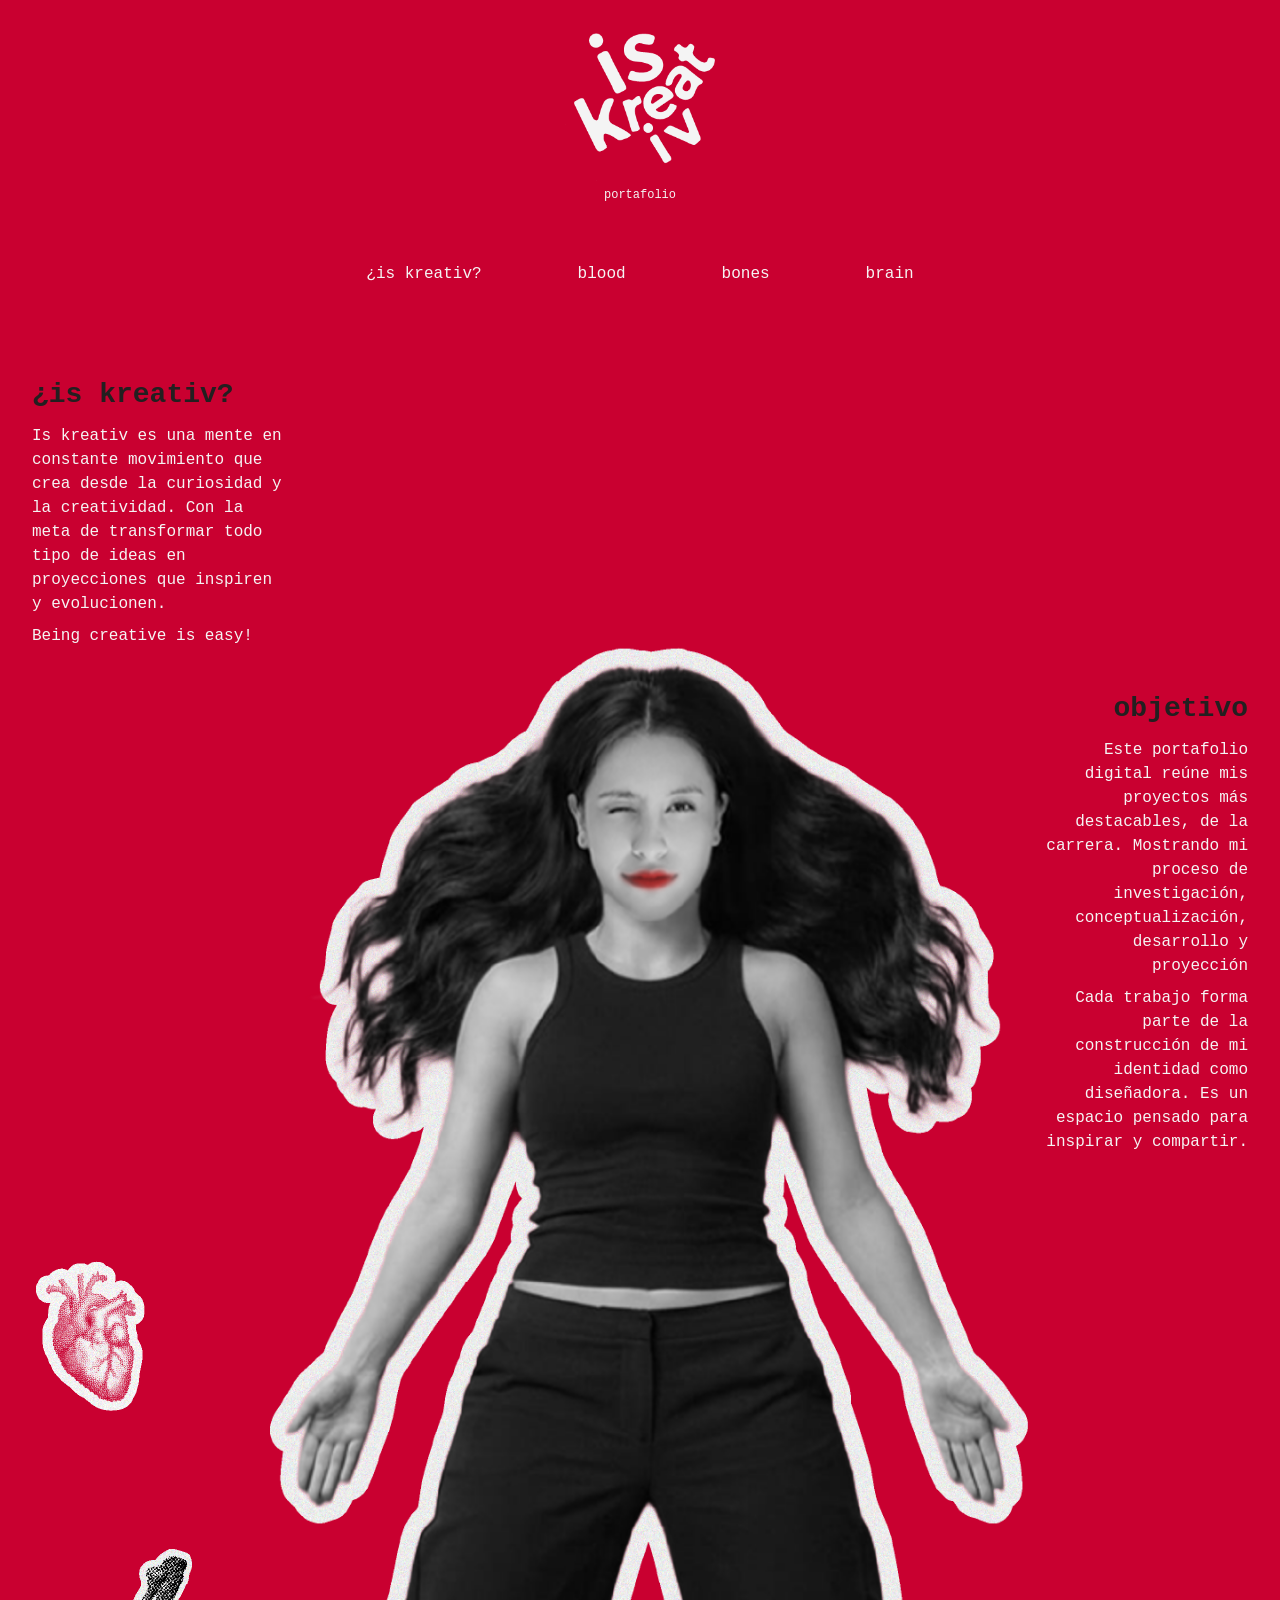
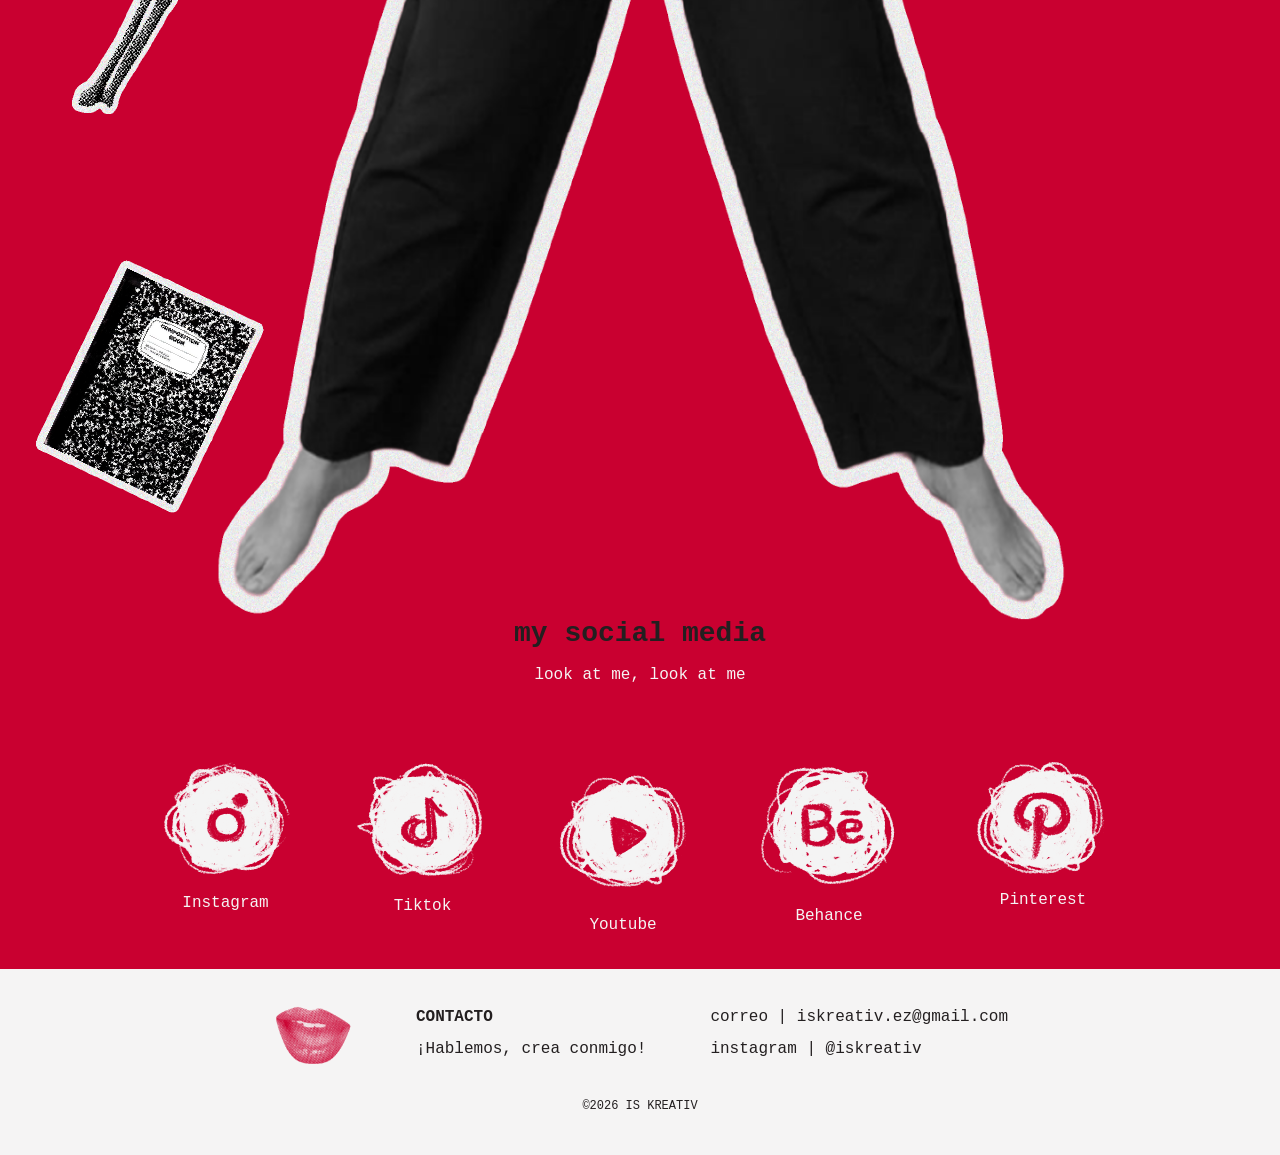
<file: index.html>
<!DOCTYPE html>
<html lang="es">
<head>
    <meta charset="UTF-8">
    <meta name="viewport" content="width=device-width, initial-scale=1.0">
    <title>portafolio | is.kreativ</title>
    <link rel="stylesheet" href="soul.css"> 
    <link rel="icon" type="image/png" sizes="32x32" href="iskreativ logo.ico">
    <link rel="shortcut icon" href="iskreativ logo.ico" type="image/x-icon">
    <link rel="apple-touch-icon" sizes="180x180" href="iskreativ logo.ico">

</head>


<body>


<!--header-->
<header class="header">
    
    <div class="logo">
        <img src="recursos_portafolio/logos/blancos/logo1.png" class="logo-img active">
        <img src="recursos_portafolio/logos/blancos/logo2.png" class="logo-img">
        <img src="recursos_portafolio/logos/blancos/logo3.png" class="logo-img">
        <img src="recursos_portafolio/logos/blancos/logo4.png" class="logo-img">
        <img src="recursos_portafolio/logos/blancos/logo5.png" class="logo-img">
    </div>

    <small>portafolio</small>

</header>

<!--nav-->
<nav class="nav">
    <ul class="nav-list">
        <li><a href="index.html">¿is kreativ?</a></li>
        <li><a href="blood.html">blood</a></li>
        <li><a href="bones.html">bones</a></li>
        <li><a href="brain.html">brain</a></li>
    </ul>
</nav>


<main>


<!--presentación-->
<section class="presentacion">
    <div class="content">
        <h2>¿is kreativ?</h2>
        <p>Is kreativ es una mente en constante movimiento que crea desde la curiosidad y la creatividad.
        Con la meta de transformar todo tipo de ideas en proyecciones que inspiren y evolucionen.</p>
        <p>Being creative is easy!</p>
    </div>

</section>


<!--objetivo-->
<section class="proyecto">
    <div class="content">
        <h2>objetivo</h2>
        <p>Este portafolio digital reúne mis proyectos más destacables, de la carrera. Mostrando mi proceso de investigación, conceptualización, desarrollo y proyección</p>
        <p>Cada trabajo forma parte de la construcción de mi identidad como diseñadora. Es un espacio pensado para inspirar y compartir.</p>
    </div>
</section>

<div class="cuerpo-container">
    <img src="recursos_portafolio\soul\bodykei.png" alt="grafico cuerpo">
</div>


<!--preview-->
<section class="preview">
    <div><a href="blood.html"><img src="recursos_portafolio\soul\blood.png" alt="preview blood"></a></div>
    <div><a href="bones.html"><img src="recursos_portafolio\soul\bones.png" alt="preview bones"></a></div>
    <div><a href="brain.html"><img src="recursos_portafolio\soul\brain.png" alt="preview brain"></a></div>
</section>


<!--redes-->
<section class="redes">
    <h2>my social media</h2>
    <p>look at me, look at me</p>
    <div class="social">
        <a href="https://www.instagram.com/is.kreativ?igsh=dnB4cGJkaWdnc2Rs"><img src="recursos_portafolio\socialmediaicons\instagram.png" alt="">Instagram</a>
        <a href="https://www.tiktok.com/@is.kreativ?is_from_webapp=1&sender_device=pc"><img src="recursos_portafolio\socialmediaicons\tiktok.png" alt="">Tiktok</a>
        <a href="https://youtube.com/@is.kreativ?si=O5oD09cZcwPDnOmz"><img src="recursos_portafolio\socialmediaicons\youtube.png" alt="">Youtube</a>
        <a href="https://www.behance.net/is-kreativ"><img src="recursos_portafolio\socialmediaicons\behance.png" alt="">Behance</a>
        <a href="https://pin.it/7eX61JdA8"><img src="recursos_portafolio\socialmediaicons\pinterest.png" alt="">Pinterest</a>
    </div>
</section>


</main>


<!--footer-->
<footer class="footer">
    <div class="footer-container">
        <!-- imagen izquierda -->
        <div class="footer-logo">
            <img src="recursos_portafolio\footer\lips.png" alt="letstalk">
        </div>
        <!--left-->
        <div class="footer-title">
            <h4>CONTACTO</h4>
            <p>¡Hablemos, crea conmigo!</p>
        </div>
        <!--right-->
        <div class="footer-info">
            <p>correo | <a href="mailto:iskreativ.ez@gmail.com">iskreativ.ez@gmail.com</a></p>
            <p>instagram | @iskreativ</p>
        </div>
    </div>
    <div class="copy">
        <p>©2026 IS KREATIV</p>
    </div>

</footer>

<!-- Btn scrolltop -->
    <button id="scrollTopBtn" title="Volver arriba"><img src="recursos_portafolio\soul\arrowred.png" alt=""></button>


<script>
const btn = document.getElementById("scrollTopBtn");
const nav = document.querySelector(".nav");

window.addEventListener("scroll", function(){

    let navBottom = nav.offsetTop + nav.offsetHeight;

    if(window.scrollY > navBottom){
        btn.classList.add("show");
    }else{
        btn.classList.remove("show");
    }

});

btn.addEventListener("click", function(){
    window.scrollTo({
        top:0,
        behavior:"smooth"
    });
});
</script>

</body>
</html>
</file>
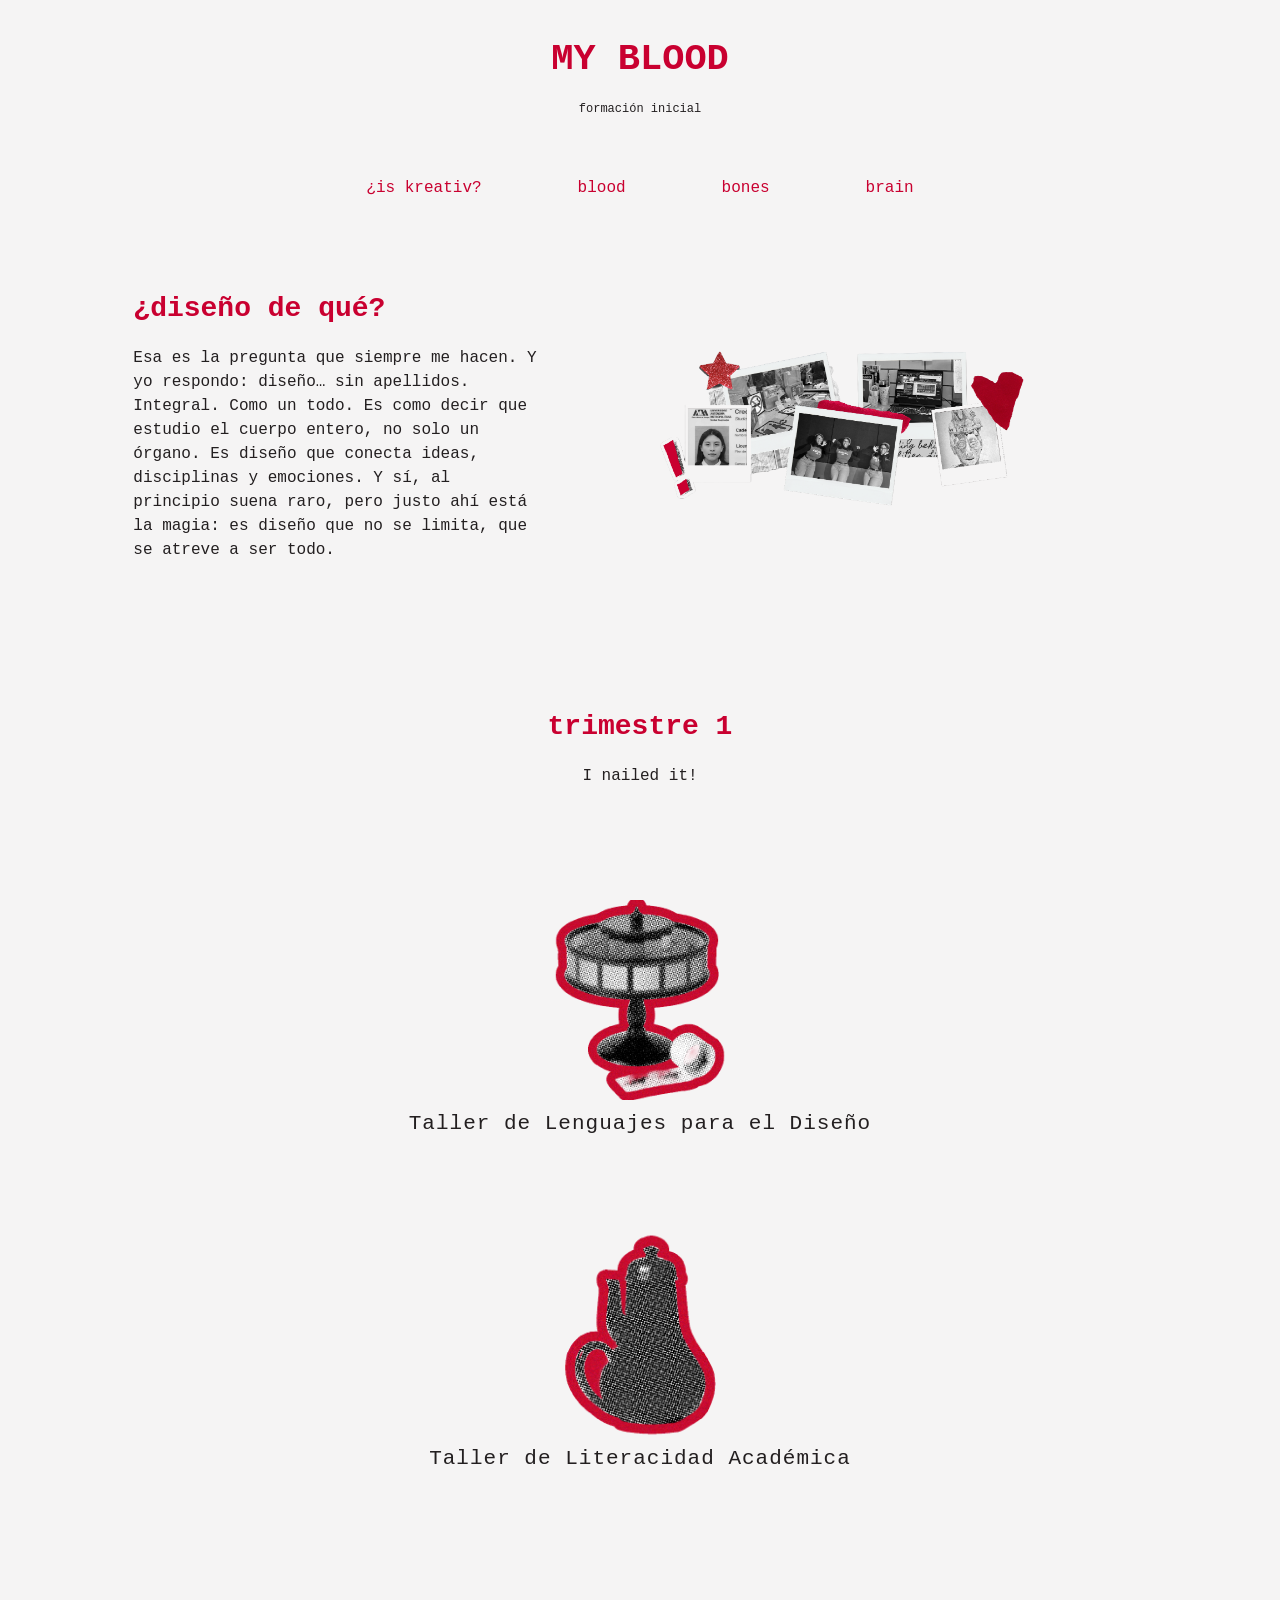
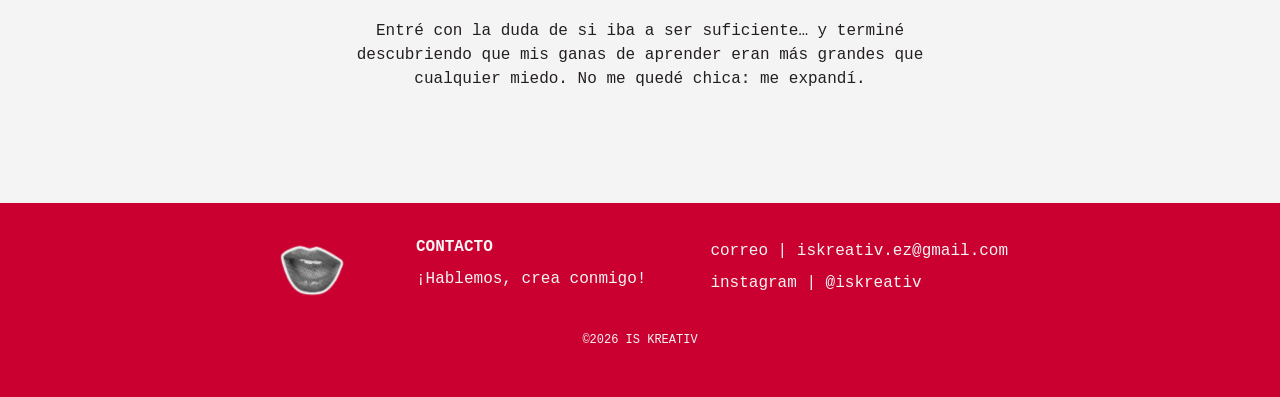
<file: blood.html>
<!DOCTYPE html>
<html lang="es">
<head>
    <meta charset="UTF-8">
    <meta name="viewport" content="width=device-width, initial-scale=1.0">
    <title>blood | is.kreativ</title>
    <link rel="stylesheet" href="blood.css">
    <link rel="icon" type="image/png" sizes="32x32" href="iskreativ logo.ico">
    <link rel="shortcut icon" href="iskreativ logo.ico" type="image/x-icon">
    <link rel="apple-touch-icon" sizes="180x180" href="iskreativ logo.ico">
</head>

<body>

<header class="header">
    <h1>MY BLOOD</h1>
    <small>formación inicial</small>
</header>

<nav class="nav">
    <ul class="nav-list">
        <li><a href="index.html">¿is kreativ?</a></li>
        <li><a href="blood.html">blood</a></li>
        <li><a href="bones.html">bones</a></li>
        <li><a href="brain.html">brain</a></li>
    </ul>
</nav>

<main>

<section class="intro">
    <div class="content">
        <h2>¿diseño de qué?</h2>
        <p>Esa es la pregunta que siempre me hacen. Y yo respondo: diseño… sin apellidos. Integral. Como un todo. Es como decir que estudio el cuerpo entero, no solo un órgano. Es diseño que conecta ideas, disciplinas y emociones. Y sí, al principio suena raro, pero justo ahí está la magia: es diseño que no se limita, que se atreve a ser todo.</p>
    </div>

    <div class="imagen">
        <img src="recursos_portafolio\blood\polaroidcollage.png" alt="imagenes de diseño">
    </div>
</section>

<section class="trimestre">
    <div class="content">

        <h2 class="tri-title">trimestre 1</h2>

        <p class="quote">
            I nailed it!
        </p>

        <div class="galeria">

            <div class="card">
                <a href="https://canva.link/4jc34z6djfl5med"><img src="recursos_portafolio\blood\prax.png" alt="Praxinoscopio"></a>
                <p class="uea">Taller de Lenguajes para el Diseño</p>
            </div>

            <div class="card">
                <a href="https://drive.google.com/file/d/1HECcNjzs8ZdCnxfadOUUmwX11tK8pH45/view?usp=sharing"><img src="recursos_portafolio\blood\object.png" alt="Psicología de los Objetos Cotidianos"></a>
                <p class="uea">Taller de Literacidad Académica</p>
            </div>

        </div>

        <p class="reflexion">
            Entré con la duda de si iba a ser suficiente… y terminé descubriendo que mis ganas de aprender eran más grandes que cualquier miedo. No me quedé chica: me expandí.
        </p>

    </div>
</section>

</main>

<footer class="footer">
    <div class="footer-container">

        <!-- imagen izquierda -->
        <div class="footer-logo">
            <img src="recursos_portafolio\blood\lips3.png" alt="letstalk">
        </div>

        <div class="footer-title">
            <h4>CONTACTO</h4>
            <p>¡Hablemos, crea conmigo!</p>
        </div>

        <div class="footer-info">
            <p>correo | <a href="mailto:iskreativ.ez@gmail.com">iskreativ.ez@gmail.com</a></p>
            <p>instagram | @iskreativ</p>
        </div>

    </div>

    <div class="copy">
        <p>©2026 IS KREATIV</p>
    </div>

</footer>
<!-- Btn scrolltop -->
    <button id="scrollTopBtn" title="Volver arriba"><img src="recursos_portafolio\soul\arrowwhite.png" alt=""></button>

<!-- Btn scrolltop -->
<button id="scrollTopBtn" title="Volver arriba">↑</button>

<script>
const btn = document.getElementById("scrollTopBtn");
const nav = document.querySelector(".nav");

window.addEventListener("scroll", function(){

    let navBottom = nav.offsetTop + nav.offsetHeight;

    if(window.scrollY > navBottom){
        btn.classList.add("show");
    }else{
        btn.classList.remove("show");
    }

});

btn.addEventListener("click", function(){
    window.scrollTo({
        top:0,
        behavior:"smooth"
    });
});
</script>

</body>
</html>
</file>
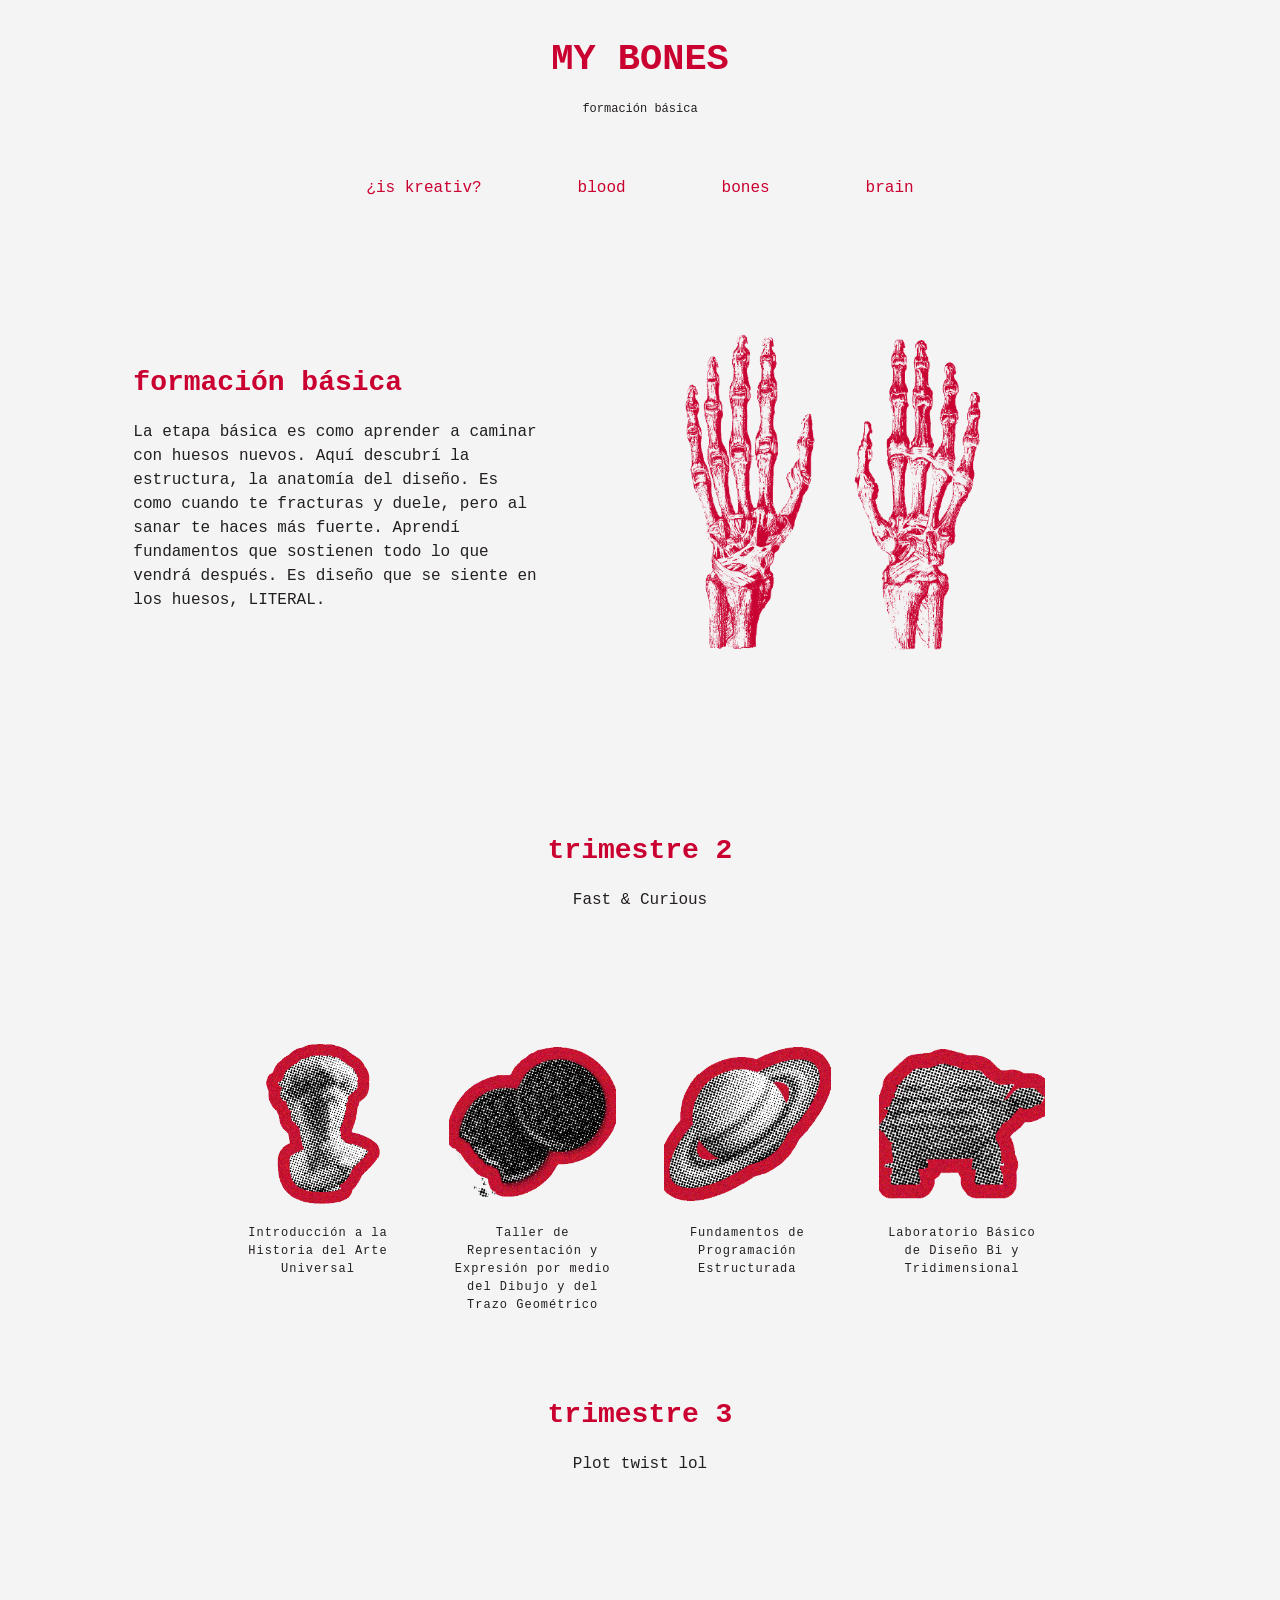
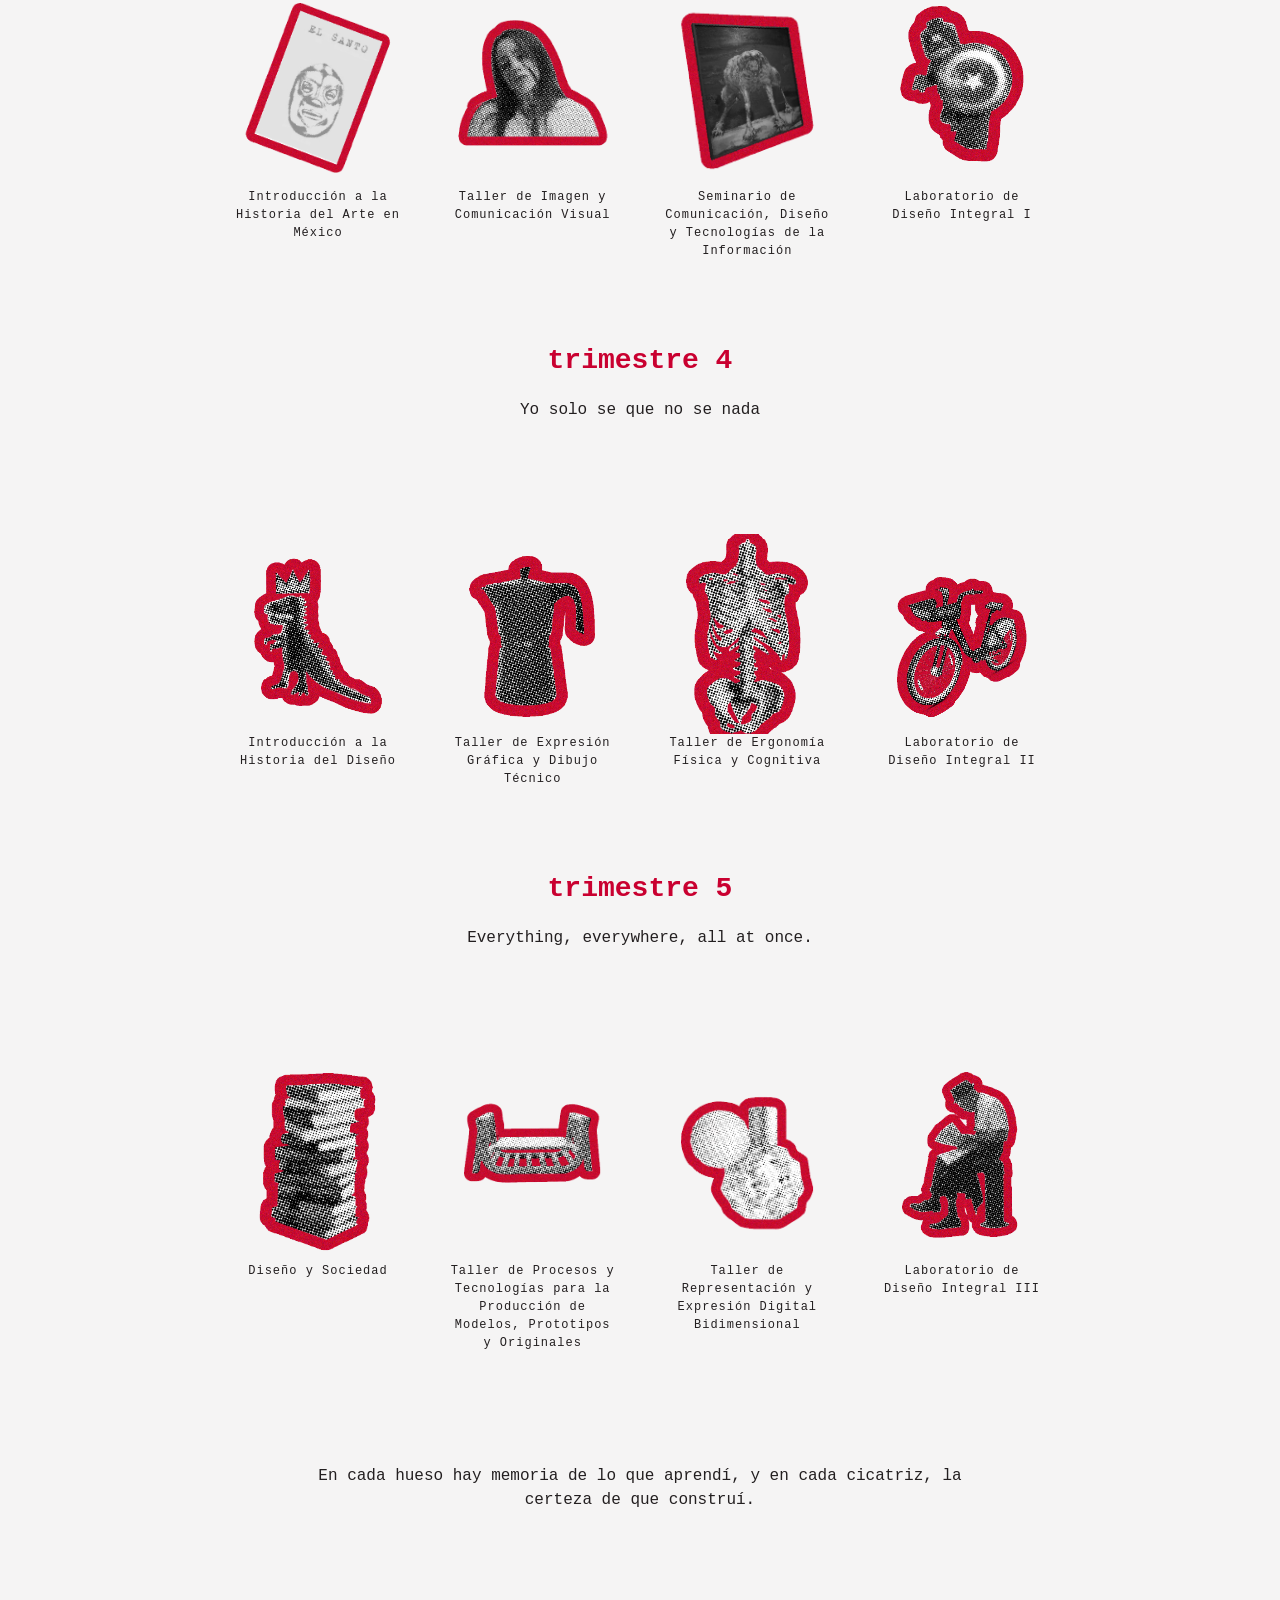
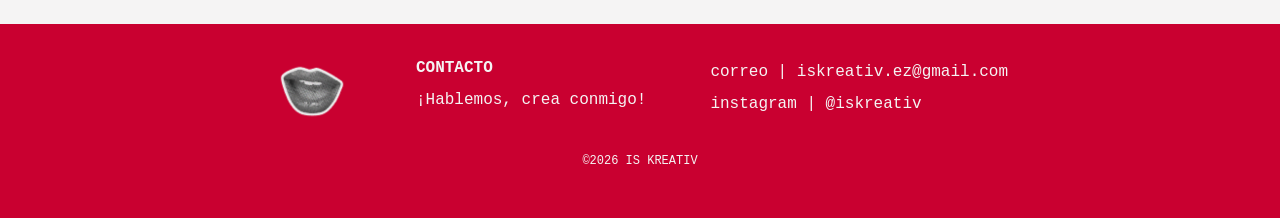
<file: bones.html>
<!DOCTYPE html>
<html lang="es">
<head>
    <meta charset="UTF-8">
    <meta name="viewport" content="width=device-width, initial-scale=1.0">
    <title>bones | is.kreativ</title>
    <link rel="stylesheet" href="bones.css">
    <link rel="icon" type="image/png" sizes="32x32" href="iskreativ logo.ico">
    <link rel="shortcut icon" href="iskreativ logo.ico" type="image/x-icon">
    <link rel="apple-touch-icon" sizes="180x180" href="iskreativ logo.ico">
</head>

<body>

<header class="header">
    <h1>MY BONES</h1>
    <small>formación básica</small>
</header>

<nav class="nav">
    <ul class="nav-list">
        <li><a href="index.html">¿is kreativ?</a></li>
        <li><a href="blood.html">blood</a></li>
        <li><a href="bones.html">bones</a></li>
        <li><a href="brain.html">brain</a></li>
    </ul>
</nav>

<main>

<section class="intro">
    <div class="content">
        <h2>formación básica</h2>
        <p>La etapa básica es como aprender a caminar con huesos nuevos. Aquí descubrí la estructura, la anatomía del diseño. Es como cuando te fracturas y duele, pero al sanar te haces más fuerte. Aprendí fundamentos que sostienen todo lo que vendrá después. Es diseño que se siente en los huesos, LITERAL.</p>
    </div>

    <div class="imagen">
        <img src="recursos_portafolio\bones\bonesboceto.png" alt="boceto bones">
    </div>

</section>

<section class="trimestre">
    <div class="content">

    <h2 class="tri-title">trimestre 2</h2>

        <p class="quote">
            Fast & Curious
        </p>

        <div class="galeria">

            <div class="card">
                <a href="https://drive.google.com/file/d/1z9atoSjUq4Av97rNFcNlJpcKC8CXd8Vh/view?usp=sharing"><img src="recursos_portafolio\bones\tri2\david.png" alt="Infografías"></a>
                <p class="uea">Introducción a la Historia del Arte Universal</p>
            </div>

            <div class="card">
                <a href="https://canva.link/nw7dlgkj1mylvjh"><img src="recursos_portafolio\bones\tri2\oreo.png" alt="Caja Oreo"></a>
                <p class="uea">Taller de Representación y Expresión por medio del Dibujo y del Trazo Geométrico</p>
            </div>

            <div class="card">
                <a href="https://openprocessing.org/sketch/2281945"><img src="recursos_portafolio\bones\tri2\saturno.png" alt="Inmovil"></a>
                <p class="uea">Fundamentos de Programación Estructurada</p>
            </div>

            <div class="card">
                <a href="https://canva.link/14gy0v0947y4wg8"><img src="recursos_portafolio\bones\tri2\tortuga.png" alt="Esterotomía Tortuga Galapagos"></a>
                <p class="uea">Laboratorio Básico de Diseño Bi y Tridimensional</p>
            </div>

        </div>

    <h2 class="tri-title">trimestre 3</h2>

        <p class="quote">
            Plot twist lol
        </p>

        <div class="galeria">

            <div class="card">
                <a href="https://canva.link/u11uf4gwbunmio4"><img src="recursos_portafolio\bones\tri3\santo_1.png" alt="Lotería"></a>
                <p class="uea">Introducción a la Historia del Arte en México</p>
            </div>

            <div class="card">
                <a href="https://canva.link/52hwg8dk0dk0jot"><img src="recursos_portafolio\bones\tri3\billie.png" alt="Serie Fotográfica"></a>
                <p class="uea">Taller de Imagen y Comunicación Visual</p>
            </div>

            <div class="card">
                <a href="https://www.instagram.com/reel/DArV_DSp32t/?utm_source=ig_web_copy_link&igsh=MzRlODBiNWFlZA=="><img src="recursos_portafolio\bones\tri3\pugna_1.png" alt="Pugna Reel"></a>
                <p class="uea">Seminario de Comunicación, Diseño y Tecnologías de la Información</p>
            </div>

            <div class="card">
                <a href="https://canva.link/q4pr3iubhmqa6kw"><img src="recursos_portafolio\bones\tri3\marvel.png" alt="Museo Papalote: Expo Lego"></a>
                <p class="uea">Laboratorio de Diseño Integral I</p>
            </div>

        </div>

    <h2 class="tri-title">trimestre 4</h2>

        <p class="quote">
            Yo solo se que no se nada
        </p>

        <div class="galeria">

            <div class="card">
                <a href="https://canva.link/znf400311b06h91"><img src="recursos_portafolio\bones\tri4\arte.png" alt="Mapa HAD"></a>
                <p class="uea">Introducción a la Historia del Diseño</p>
            </div>

            <div class="card">
                <a href="https://canva.link/ei037t2bdrgk52g"><img src="recursos_portafolio\bones\tri4\cafe.png" alt="Cafetera"></a>
                <p class="uea">Taller de Expresión Gráfica y Dibujo Técnico</p>
            </div>

            <div class="card">
                <a href="https://canva.link/tum43kv73znakny"><img src="recursos_portafolio\bones\tri4\ergo.png" alt="Infografía"></a>
                <p class="uea">Taller de Ergonomía Física y Cognitiva</p>
            </div>

            <div class="card">
                <a href="https://view.genially.com/5e4d83eda..."><img src="recursos_portafolio\bones\tri4\bici.png" alt="Ecobici"></a>
                <p class="uea">Laboratorio de Diseño Integral II</p>
            </div>

        </div>    
        
    <h2 class="tri-title">trimestre 5</h2>

        <p class="quote">
            Everything, everywhere, all at once.
        </p>

        <div class="galeria">

            <div class="card">
                <a href="https://canva.link/c44rt1lg3ur6q5c"><img src="recursos_portafolio\bones\tri5\educar.png" alt="Diseñar para Educar"></a>
                <p class="uea">Diseño y Sociedad</p>
            </div>

            <div class="card">
                <a href="https://canva.link/erqm2kk4tf9j6wr"><img src="recursos_portafolio\bones\tri5\columpio.png" alt="Coluampio"></a>
                <p class="uea">Taller de Procesos y Tecnologías para la Producción de Modelos, Prototipos y Originales</p>
            </div>

            <div class="card">
                <a href="https://canva.link/av5hqfpx7ywqxnz"><img src="recursos_portafolio\bones\tri5\ari.png" alt="Packaging Ariana Grande"></a>
                <p class="uea">Taller de Representación y Expresión Digital Bidimensional</p>
            </div>

            <div class="card">
                <a href="https://canva.link/etcpsrfghj4ydkk"><img src="recursos_portafolio\bones\tri5\bdc.png" alt="Biblioteca Dolores Castarrica"></a>
                <p class="uea">Laboratorio de Diseño Integral III</p>
            </div>

        </div>

        <p class="reflexion">
           En cada hueso hay memoria de lo que aprendí, y en cada cicatriz, la certeza de que construí.
        </p>

    </div>
</section>

</main>

<footer class="footer">
    <div class="footer-container">

        <!-- imagen izquierda -->
        <div class="footer-logo">
            <img src="recursos_portafolio\blood\lips3.png" alt="letstalk">
        </div>

        <div class="footer-title">
            <h4>CONTACTO</h4>
            <p>¡Hablemos, crea conmigo!</p>
        </div>

        <div class="footer-info">
            <p>correo | <a href="mailto:iskreativ.ez@gmail.com">iskreativ.ez@gmail.com</a></p>
            <p>instagram | @iskreativ</p>
        </div>

    </div>

    <div class="copy">
        <p>©2026 IS KREATIV</p>
    </div>

</footer>

<!-- Btn scrolltop -->
    <button id="scrollTopBtn" title="Volver arriba"><img src="recursos_portafolio\soul\arrowwhite.png" alt=""></button>    

<script>
const btn = document.getElementById("scrollTopBtn");
const nav = document.querySelector(".nav");

window.addEventListener("scroll", function(){

    let navBottom = nav.offsetTop + nav.offsetHeight;

    if(window.scrollY > navBottom){
        btn.classList.add("show");
    }else{
        btn.classList.remove("show");
    }

});

btn.addEventListener("click", function(){
    window.scrollTo({
        top:0,
        behavior:"smooth"
    });
});
</script>

</body>
</html>
</file>
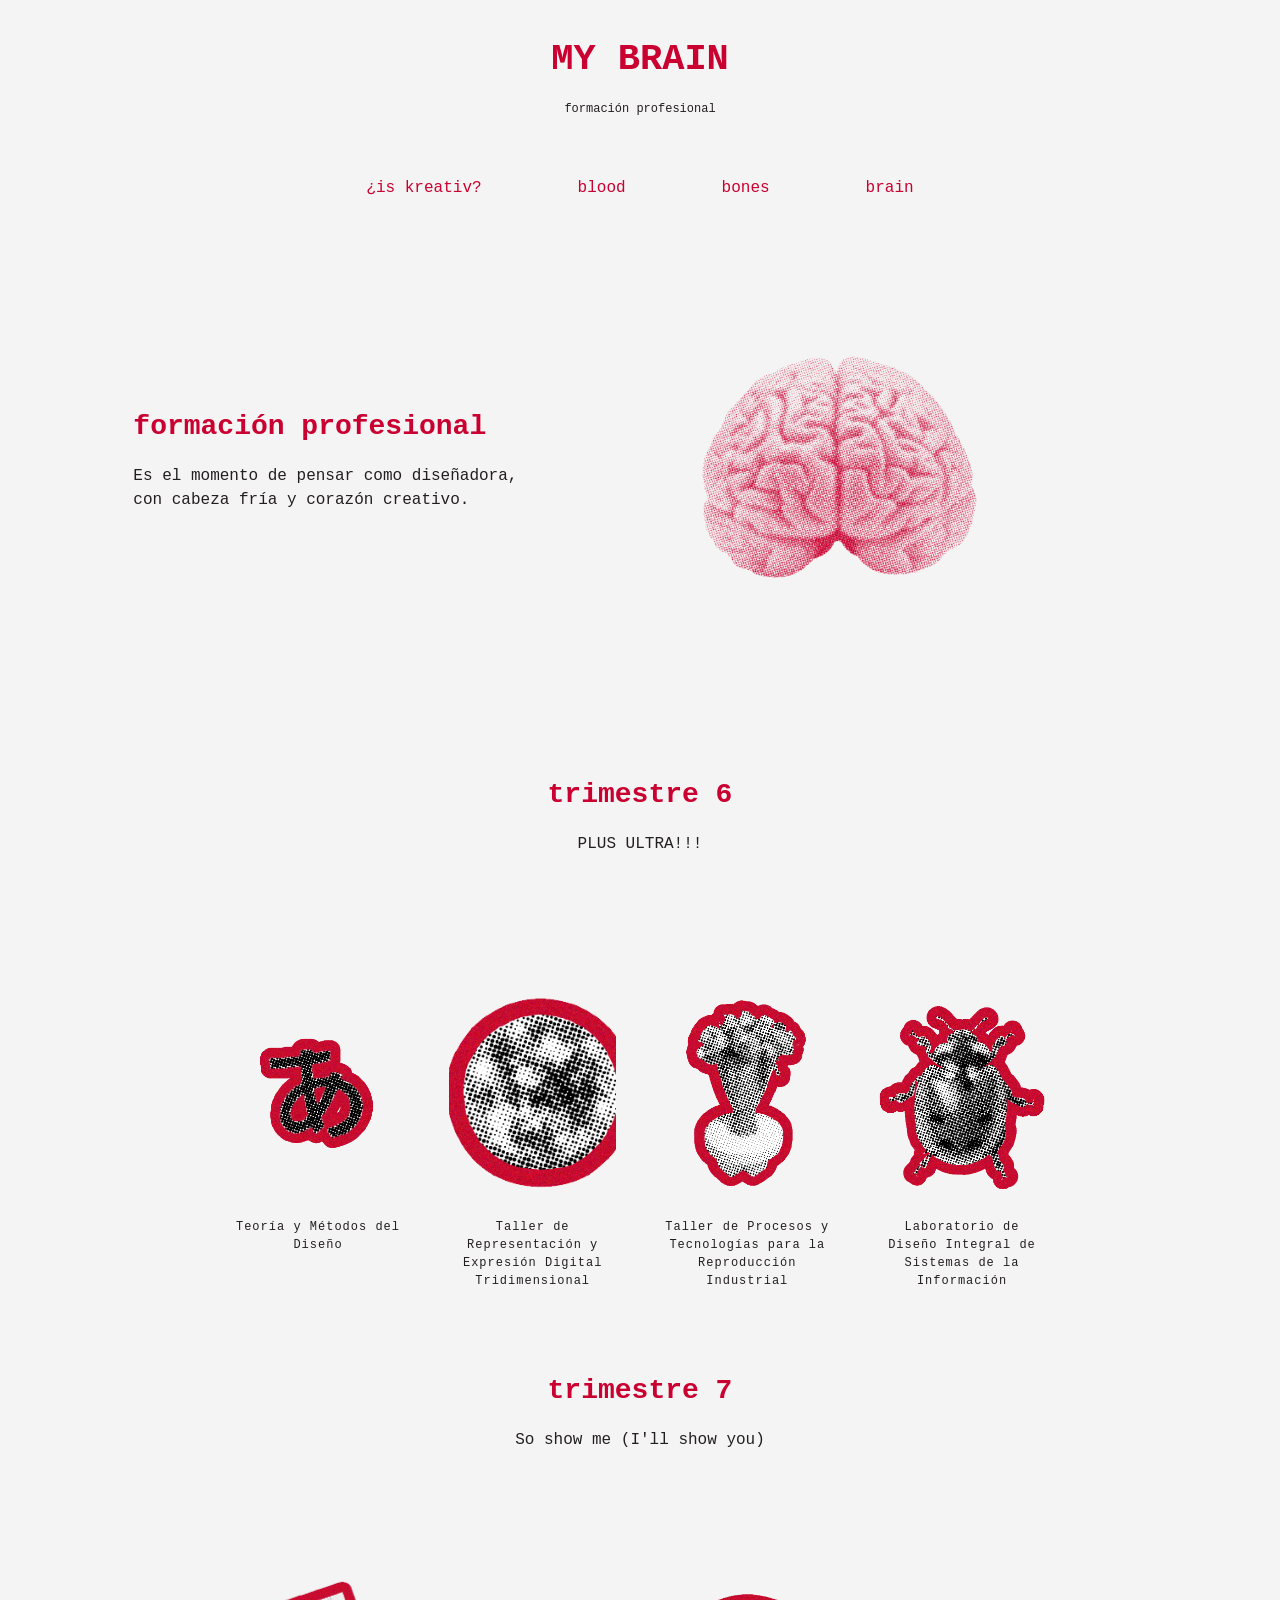
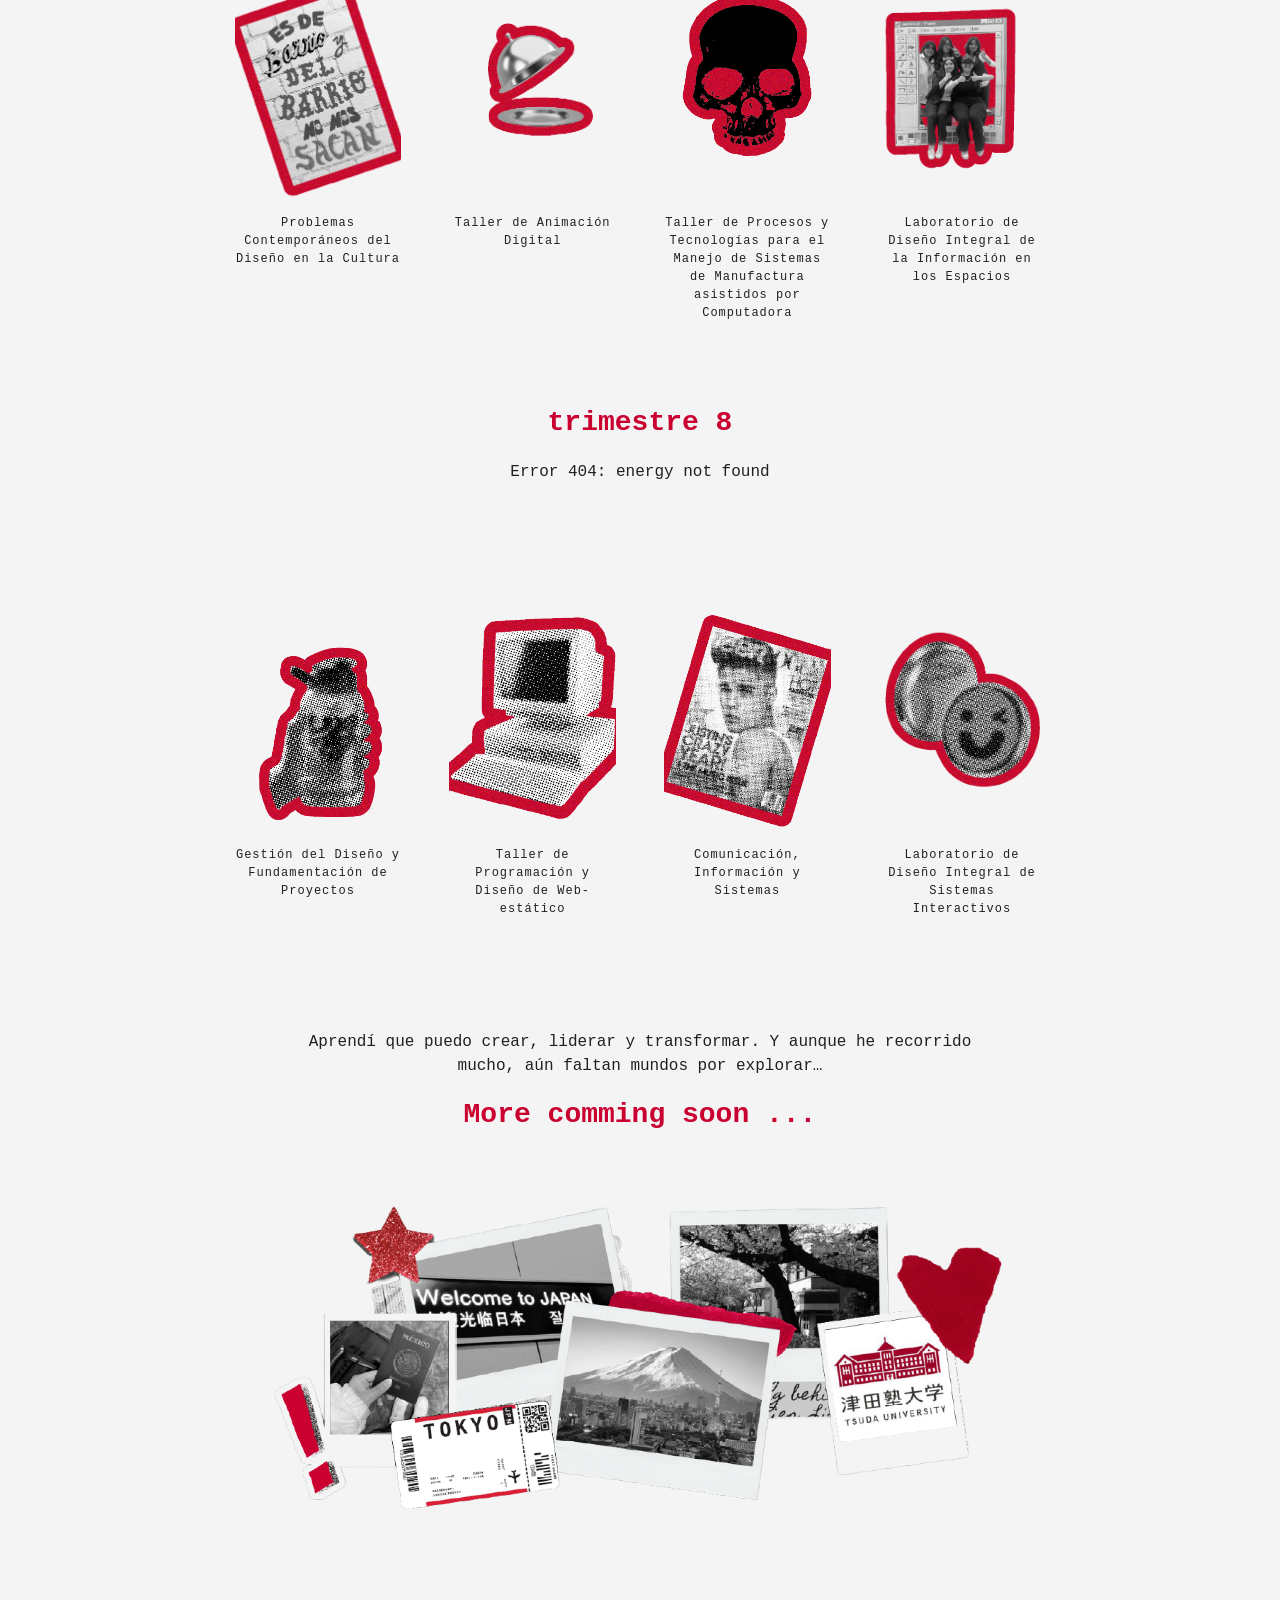
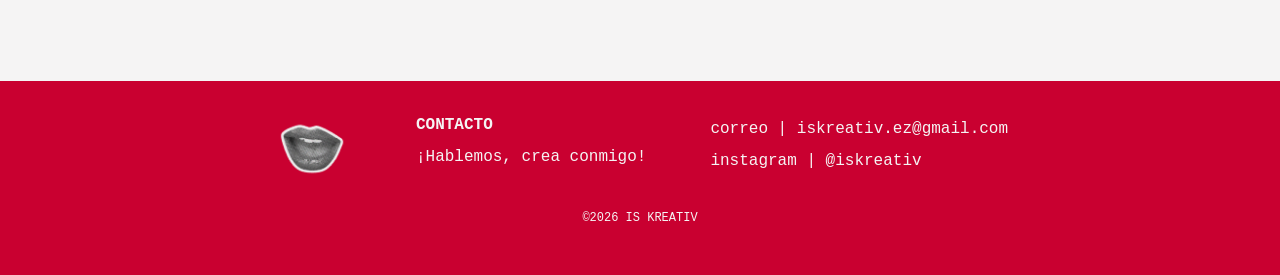
<file: brain.html>
<!DOCTYPE html>
<html lang="es">
<head>
    <meta charset="UTF-8">
    <meta name="viewport" content="width=device-width, initial-scale=1.0">
    <title>brain | is.kreativ</title>
    <link rel="stylesheet" href="brain.css">
    <link rel="icon" type="image/png" sizes="32x32" href="iskreativ logo.ico">
    <link rel="shortcut icon" href="iskreativ logo.ico" type="image/x-icon">
    <link rel="apple-touch-icon" sizes="180x180" href="iskreativ logo.ico">
</head>

<body>

<header class="header">
    <h1>MY BRAIN</h1>
    <small>formación profesional</small>
</header>

<nav class="nav">
    <ul class="nav-list">
        <li><a href="index.html">¿is kreativ?</a></li>
        <li><a href="blood.html">blood</a></li>
        <li><a href="bones.html">bones</a></li>
        <li><a href="brain.html">brain</a></li>
    </ul>
</nav>

<main>

<section class="intro">
    <div class="content">
        <h2>formación profesional</h2>
        <p>Es el momento de pensar como diseñadora, con cabeza fría y corazón creativo.</p>
    </div>

    <div class="imagen">
        <img src="recursos_portafolio\brain\brainboceto.png" alt="boceto brain">
    </div>

</section>

<section class="trimestre">
    <div class="content">

    <h2 class="tri-title">trimestre 6</h2>

        <p class="quote">
            PLUS ULTRA!!!
        </p>

        <div class="galeria">

            <div class="card">
                <a href="https://drive.google.com/file/d/19E56mId_zOFt4CoyXFUb0CeCPXPvfYbU/view?usp=sharing"><img src="recursos_portafolio\brain\tri6\ah.png" alt="Diseño Ah!"></a>
                <p class="uea">Teoría y Métodos del Diseño</p>
            </div>

            <div class="card">
                <a href="https://canva.link/x8al1gbnux3xv2i"><img src="recursos_portafolio\brain\tri6\disco.png" alt="LE-FREAKT00N"></a>
                <p class="uea">Taller de Representación y Expresión Digital Tridimensional</p>
            </div>

            <div class="card">
                <a href="https://canva.link/h0zcd2j6tv5jdzb"><img src="recursos_portafolio\brain\tri6\flor.png" alt="Needy"></a>
                <p class="uea">Taller de Procesos y Tecnologías para la Reproducción Industrial</p>
            </div>

            <div class="card">
                <a href="https://canva.link/a0igcuxj6rjv2oa"><img src="recursos_portafolio\brain\tri6\insecto.png" alt="Insectópolis"></a>
                <p class="uea">Laboratorio de Diseño Integral de Sistemas de la Información</p>
            </div>

        </div>

    <h2 class="tri-title">trimestre 7</h2>

        <p class="quote">
            So show me (I'll show you)
        </p>

        <div class="galeria">

            <div class="card">
                <a href="https://canva.link/ud4g4xh1n0lhvpk"><img src="recursos_portafolio\brain\tri7\fanzine.png" alt="Fanzines Rótulos"></a>
                <p class="uea">Problemas Contemporáneos del Diseño en la Cultura</p>
            </div>

            <div class="card">
                <a href="https://canva.link/l13kgql9gbqkep0"><img src="recursos_portafolio\brain\tri7\mise.png" alt="Mise Place"></a>
                <p class="uea">Taller de Animación Digital</p>
            </div>

            <div class="card">
                <a href="https://canva.link/fuvhqlqyoekkcr8"><img src="recursos_portafolio\brain\tri7\calaca.png" alt="Playera Punk"></a>
                <p class="uea">Taller de Procesos y Tecnologías para el Manejo de Sistemas de Manufactura asistidos por Computadora</p>
            </div>

            <div class="card">
                <a href="https://www.youtube.com/watch?v=X82yGquMVe0"><img src="recursos_portafolio\brain\tri7\loremipsum.png" alt="Lorem Ipsum Fest"></a>
                <p class="uea">Laboratorio de Diseño Integral de la Información en los Espacios</p>
            </div>

        </div>

    <h2 class="tri-title">trimestre 8</h2>

        <p class="quote">
            Error 404: energy not found
        </p>

        <div class="galeria">

            <div class="card">
                <a href="https://canva.link/vsv8d3tmi32tl7s"><img src="recursos_portafolio\brain\tri8\agua.png" alt="Promocionales UAM-C"></a>
                <p class="uea">Gestión del Diseño y Fundamentación de Proyectos</p>
            </div>

            <div class="card">
                <a href=""><img src="recursos_portafolio\brain\tri8\web.png" alt="In-Cult"></a>
                <p class="uea">Taller de Programación y Diseño de Web-estático</p>
            </div>

            <div class="card">
                <a href="https://canva.link/wxmddqirrphlltt"><img src="recursos_portafolio\brain\tri8\mag.png" alt="La Generación sin Adolescencia"></a>
                <p class="uea">Comunicación, Información y Sistemas</p>
            </div>

            <div class="card">
                <a href="https://drive.google.com/file/d/1DlChvDEEYm7eS_A2xSACmZa9U13ZU0jC/view?usp=sharing"><img src="recursos_portafolio\brain\tri8\qiu.png" alt="QiU"></a>
                <p class="uea">Laboratorio de Diseño Integral de Sistemas Interactivos</p>
            </div>

        </div>  
        
        <p class="reflexion">
           Aprendí que puedo crear, liderar y transformar. Y aunque he recorrido mucho, aún faltan mundos por explorar…
        </p>

    <h2 class="tri-title">More comming soon ...</h2>
    <img src="recursos_portafolio\brain\tokyomovilidad.png" alt="">
</section>



</main>

<footer class="footer">
    <div class="footer-container">

        <!-- imagen izquierda -->
        <div class="footer-logo">
            <img src="recursos_portafolio\blood\lips3.png" alt="letstalk">
        </div>

        <div class="footer-title">
            <h4>CONTACTO</h4>
            <p>¡Hablemos, crea conmigo!</p>
        </div>

        <div class="footer-info">
            <p>correo | <a href="mailto:iskreativ.ez@gmail.com">iskreativ.ez@gmail.com</a></p>
            <p>instagram | @iskreativ</p>
        </div>

    </div>

    <div class="copy">
        <p>©2026 IS KREATIV</p>
    </div>

</footer>

<!-- Btn scrolltop -->
    <button id="scrollTopBtn" title="Volver arriba"><img src="recursos_portafolio\soul\arrowwhite.png" alt=""></button>

<script>
const btn = document.getElementById("scrollTopBtn");
const nav = document.querySelector(".nav");

window.addEventListener("scroll", function(){

    let navBottom = nav.offsetTop + nav.offsetHeight;

    if(window.scrollY > navBottom){
        btn.classList.add("show");
    }else{
        btn.classList.remove("show");
    }

});

btn.addEventListener("click", function(){
    window.scrollTo({
        top:0,
        behavior:"smooth"
    });
});
</script>

</body>
</html>
</file>
<file: soul.css>
*{
    margin:0;
    padding:0;
    box-sizing:border-box;
}


/*VARIABLES*/
:root{
    --rojo:#c90030;
    --negro:#231f20;
    --gris:#f5f4f4;


    --font-main:"Roboto Mono", monospace;


    --h1:37px;
    --h2:28px;
    --h3:21px;
    --body:16px;
    --small:12px;


    --espacio:.5rem;
}


/*BODY*/
body{
    background-color:var(--rojo);
    color:var(--gris);
    font-family:var(--font-main);
    font-size:var(--body);
    line-height:1.5;
   
    min-height:100vh;
    display:flex;
    flex-direction:column;
}


/*MAIN*/
main{
    flex:1;
}


/*HEADERS*/
h1{font-size:var(--h1);color:var(--negro);margin-bottom:var(--espacio);}
h2{font-size:var(--h2);color:var(--negro);margin-bottom:var(--espacio);}
h3{font-size:var(--h3);color:var(--negro);margin-bottom:var(--espacio);}


/*TEXTO*/
p{font-size:var(--body);margin-bottom:var(--espacio);}
small{font-size:var(--small);}


/*LINKS*/
a{text-decoration:none;color:var(--gris);}


/*IMG*/
img{max-width:100%;display:block;}


/*HEADER*/
.header{text-align:center;padding:2rem 0;}

/*LOGO*/

/*CONTENEDOR*/
.logo{
    position:relative;
    width:150px;
    height:150px;
    margin:0 auto;
}

/*TODOS LOS LOGOS ENCIMADOS*/
.logo-img{
    position:absolute;
    top:0;
    left:0;
    width:100%;
    height:100%;
    object-fit:contain;

    opacity:0;
}

/*LOGOS*/
.logo-img:nth-child(1){
    opacity:1;
}

.logo:hover .logo-img{
    animation: cambioLogos 1.5s steps(1) infinite;
}

.logo:hover .logo-img:nth-child(1){ animation-delay:0s; }
.logo:hover .logo-img:nth-child(2){ animation-delay:0.3s; }
.logo:hover .logo-img:nth-child(3){ animation-delay:0.6s; }
.logo:hover .logo-img:nth-child(4){ animation-delay:0.9s; }
.logo:hover .logo-img:nth-child(5){ animation-delay:1.2s; }


@keyframes cambioLogos{
    0%{opacity:1;}
    20%{opacity:0;}
    100%{opacity:0;}
}

/*NAV*/
.nav{width:100%;padding:1.5rem 4rem;}
.nav-list{display:flex;justify-content:center;gap:6rem;list-style:none;}


/*GRID*/
.presentacion,
.proyecto{
    display:grid;
    grid-template-columns:repeat(12,1fr);
}


/*PRESENTACIÓN IS KREATIV*/
.presentacion{
    margin-top:4rem;
}


.presentacion .content{
    grid-column:1 / 4;
    padding-right:2rem;
    padding-left:2rem;
}


/*OBJETIVO*/
.proyecto{
    margin-top:2rem;
}


.proyecto .content{
    grid-column:9 / 13;
    padding-right:2rem;
    padding-left:11rem;
    text-align:right;
}


/*PREVIEW*/
.preview{
    display:flex;
    flex-direction:column;
    justify-content:center;
    gap:2rem;
    margin:4rem 0;
}


/*REDES*/
.redes{
    grid-column:1 / 4;
    padding-right:2rem;
    padding-left:2rem;

    text-align:center; 
}

.redes p{
    margin-bottom:4rem;
}

.social{
    display:flex;
    justify-content:center;
    gap:3rem;
}

.social-item{
    display:flex;
    flex-direction:column;
    align-items:center;
    gap:.5rem;
}

/*ICONOS*/
.social-item img{
    width:40px;
    height:auto;
}

/*TEXTO*/
.social-item span{
    font-size:var(--small);
    text-align:center;
}

/*CUERPO*/
.cuerpo-container{
    position:relative;
    display:flex;
    justify-content:center;
    align-items:center;
}

.cuerpo-container img{
    position:absolute;
    top: 270px;
    left:50%;
    transform:translate(-50%, -50%);

    width:auto;
    height: 1800px;;
    max-width:100%;

    z-index:-1;
    pointer-events:none; 
}

/*FOOTER*/
.footer{
    background-color:var(--gris);
    padding:2rem 4rem;
    margin-top:2rem;
}


.footer-container{
    display:flex;
    justify-content:center;
    align-items:center;
    gap:4rem;
}


.footer h4,
.footer p{
    color:var(--negro);
}


.footer a{
    color:var(--negro);
}

.footer-logo img {
    width: 80px;
    height: auto;
}

.footer-title{
    display:flex;
    flex-direction:column;
    gap:.5rem;
}


.footer-info{
    text-align:left;
}


/*COPY*/
.copy{
    text-align:center;
    margin-top:1.5rem;
}


.copy p{
    font-size:var(--small);
    color:var(--negro);
}

/*SCROLL GLOBAL*/
html{
    scroll-behavior:smooth;
}

/*BOTÓN*/
#scrollTopBtn{
    position:fixed;
    bottom:2rem;
    right:2rem;

    width:50px;
    height:50px;

    border-radius:50%;
    border:none;

    background-color:var(--gris);
    color:var(--negro);

    font-size:20px;

    display:flex;
    align-items:center;
    justify-content:center;

    cursor:pointer;

    opacity:0;
    pointer-events:none;

    transition:all .3s ease;
    z-index:999;
}

/* HOVER LIFT */
#scrollTopBtn:hover{
    transform: translateY(-5px) scale(1.05);
    box-shadow: 0 8px 15px rgba(0,0,0,0.25);
}

#scrollTopBtn.show{
    opacity:1;
    pointer-events:auto;
    animation: fadeUp .4s ease;
}

@keyframes fadeUp{
    from{
        transform: translateY(10px);
        opacity:0;
    }
    to{
        transform: translateY(0);
        opacity:1;
    }
}

/*RESPONSIVE*/
@media (max-width:768px){
    .presentacion .content,
    .proyecto .content{
        grid-column:2 / 12;
        text-align:left;
        padding:0;
    }


    .nav-list{
        gap:2rem;
        flex-wrap:wrap;
    }
.cuerpo-container{
        display:none;
    }
    .preview{
        flex-direction:column;
        align-items:center;
    }

.social{
    flex-direction:column;
    align-items:center;
}

.social-item{
    display:flex;
    flex-direction:row;
    align-items:center;
    justify-content:center;
    gap:.5rem;
}


    .footer-container{
        flex-direction:column;
        text-align:center;
    }

}
</file>
<file: blood.css>
*{
    margin:0;
    padding:0;
    box-sizing:border-box;
}

/*VARIABLES*/
:root{
    --rojo:#c90030;
    --negro:#231f20;
    --gris:#f5f4f4;

    --font-main:"Roboto Mono", monospace;

    --h1:37px;
    --h2:28px;
    --h3:21px;
    --body:16px;
    --small:12px;

    --espacio:.5rem;
}

/*BODY*/
body{
    background-color:var(--gris);
    color:var(--negro);
    font-family:var(--font-main);
    font-size:var(--body);
    line-height:1.5;

    min-height:100vh;
    display:flex;
    flex-direction:column;
}

/*MAIN*/
main{flex:1;}

/*HEADERS*/
h1{font-size:var(--h1);color:var(--rojo);margin-bottom:var(--espacio);}
h2{font-size:var(--h2);color:var(--rojo);margin-bottom:calc(var(--espacio)*2);}
h3{font-size:var(--h3);color:var(--rojo);}

/*TEXTO*/
p{font-size:var(--body);margin-bottom:calc(var(--espacio)*2);}
small{font-size:var(--small);}

/*LINKS*/
a{text-decoration:none;color:var(--rojo);}

/*IMG*/
img{max-width:100%;display:block;}

/*HEADER*/
.header{text-align:center;padding:2rem 0;}

/*NAV*/
.nav{width:100%;padding:1.5rem 4rem;}
.nav-list{display:flex;justify-content:center;gap:6rem;list-style:none;}

/* INTRO */
.intro{
    display:grid;
    grid-template-columns:repeat(12,1fr);
    align-items:center;
    padding:4rem 2rem;
}

.intro .content{
    grid-column:2 / 6;
}

.intro .imagen{
    grid-column:7 / 11;
}

.intro img{
    width:100%;
    max-width:1000px;
}

/* TRIMESTRE */
.trimestre{
    display:grid;
    grid-template-columns:repeat(12,1fr);
    padding:4rem 2rem;
}

.trimestre .content{
    grid-column:3 / 11;
    display:flex;
    flex-direction:column;
    align-items:center;
}

/*QUOTE*/
.trimestre .content p:first-of-type{
    margin-bottom:calc(var(--espacio)*6);
    max-width:500px;
    text-align:center;
}

/*GALERÍA*/
.galeria{
    display:flex;
    justify-content:center;
    gap:3rem;
    margin:4rem 0; 
    flex-wrap:wrap;
}

/*ANIMACIÓN GALERÍA*/
.galeria img{
    transition: transform .4s ease, box-shadow .4s ease;
}

/*hover*/
.galeria img:hover{
    transform: rotate(6deg) scale(1.03);
}

/*var*/
.galeria .card:nth-child(even) img:hover{
    transform: rotate(-6deg) scale(1.03);
}

/*CARD*/
.card{
    display:flex;
    flex-direction:column;
    align-items:center;
    gap:var(--espacio);
}

/*IMAGEN*/
.galeria img{
    width:200px;
    height:200px;
    object-fit:cover;
}

/*TEXTO UEA*/
.uea{
    font-size:var(--h3);
    letter-spacing:1px;
}

/*REFLEXIÓN*/
.reflexion{
    max-width:600px;
    text-align:center;
    margin-top:calc(var(--espacio)*4);
}

/* FOOTER */
.footer{
    background-color:var(--rojo);
    padding:2rem 4rem;
    margin-top:2rem;
}

.footer-container{
    display:flex;
    justify-content:center;
    align-items:center;
    gap:4rem;
}

.footer h4,
.footer p{color:var(--gris);}
.footer a{color:var(--gris);}

.footer-logo img {
    width: 80px;
    height: auto;
}

.footer-title{
    display:flex;
    flex-direction:column;
    gap:.5rem;
}

.footer-info p{
    margin-bottom:.5rem;
}

.copy{
    text-align:center;
    margin-top:1.5rem;
}

.copy p{
    font-size:var(--small);
}

/*SCROLL GLOBAL*/
html{
    scroll-behavior:smooth;
}

/*BOTÓN*/
#scrollTopBtn{
    position:fixed;
    bottom:2rem;
    right:2rem;

    width:50px;
    height:50px;

    border-radius:50%;
    border:none;

    background-color:var(--rojo);
    color:var(--gris);

    font-size:20px;

    display:flex;
    align-items:center;
    justify-content:center;

    cursor:pointer;

    opacity:0;
    pointer-events:none;

    transition:all .3s ease;
    z-index:999;
}

/* HOVER LIFT */
#scrollTopBtn:hover{
    transform: translateY(-5px) scale(1.05);
    box-shadow: 0 8px 15px rgba(0,0,0,0.25);
}

#scrollTopBtn.show{
    opacity:1;
    pointer-events:auto;
    animation: fadeUp .4s ease;
}

@keyframes fadeUp{
    from{
        transform: translateY(10px);
        opacity:0;
    }
    to{
        transform: translateY(0);
        opacity:1;
    }
}

@keyframes fadeUp{
    from{
        transform: translateY(10px);
        opacity:0;
    }
    to{
        transform: translateY(0);
        opacity:1;
    }
}

/* RESPONSIVE */
@media (max-width:768px){

    .intro,
    .trimestre{
        grid-template-columns:1fr;
    }

    .intro .content,
    .intro .imagen,
    .trimestre .content{
        grid-column:auto;
        text-align:center;
    }

    .galeria{
        flex-direction:column;
        align-items:center;
    }

    .nav-list{
        gap:2rem;
        flex-wrap:wrap;
    }

    .footer-container{
        flex-direction:column;
        text-align:center;
    }
}
</file>
<file: bones.css>
*{
    margin:0;
    padding:0;
    box-sizing:border-box;
}

/*VARIABLES*/
:root{
    --rojo:#c90030;
    --negro:#231f20;
    --gris:#f5f4f4;

    --font-main:"Roboto Mono", monospace;

    --h1:37px;
    --h2:28px;
    --h3:21px;
    --body:16px;
    --small:12px;

    --espacio:.5rem;
}

/*BODY*/
body{
    background-color:var(--gris);
    color:var(--negro);
    font-family:var(--font-main);
    font-size:var(--body);
    line-height:1.5;

    min-height:100vh;
    display:flex;
    flex-direction:column;
}

/*MAIN*/
main{flex:1;}

/*HEADERS*/
h1{font-size:var(--h1);color:var(--rojo);margin-bottom:var(--espacio);}
h2{font-size:var(--h2);color:var(--rojo);margin-bottom:calc(var(--espacio)*2);}
h3{font-size:var(--h3);color:var(--rojo);}

/*TEXTO*/
p{font-size:var(--body);margin-bottom:calc(var(--espacio)*2);}
small{font-size:var(--small);}

/*LINKS*/
a{text-decoration:none;color:var(--rojo);}

/*IMG*/
img{max-width:100%;display:block;}

/*HEADER*/
.header{text-align:center;padding:2rem 0;}

/*NAV*/
.nav{width:100%;padding:1.5rem 4rem;}
.nav-list{display:flex;justify-content:center;gap:6rem;list-style:none;}

/* INTRO */
.intro{
    display:grid;
    grid-template-columns:repeat(12,1fr);
    align-items:center;
    padding:4rem 2rem;
}

.intro .content{
    grid-column:2 / 6;
}

.intro .imagen{
    grid-column:7 / 11;
}

.intro img{
    width:100%;
    max-width:400px;
}

/* TRIMESTRE */
.trimestre{
    display:grid;
    grid-template-columns:repeat(12,1fr);
    padding:4rem 2rem;
}

.trimestre .content{
    grid-column:3 / 11;
    display:flex;
    flex-direction:column;
    align-items:center;
}

/*QUOTE*/
.quote{
    margin-bottom:calc(var(--espacio)*6);
    max-width:700px; /* un poco más ancho como querías */
    text-align:center;
    margin-left:auto;
    margin-right:auto;
}

/*GALERÍA*/
.galeria{
    display:grid;
    grid-template-columns:repeat(4,1fr);
    gap:3rem;
    margin:4rem 0;
}

.card{
    display:flex;
    flex-direction:column;
    align-items:center;
    max-width:200px;
}

/*IMAGEN*/
.galeria img{
    width:200px;
    height:200px;
    object-fit:cover;
}

/*ANIMACIÓN GALERÍA*/
.galeria img{
    transition: transform .4s ease, box-shadow .4s ease;
}

/*hover*/
.galeria img:hover{
    transform: rotate(6deg) scale(1.03);
}

/*var*/
.galeria .card:nth-child(even) img:hover{
    transform: rotate(-6deg) scale(1.03);
}

/*TEXTO UEA*/
.uea{
    font-size:var(--small);
    letter-spacing:1px;
    text-align: center;
}

/*REFLEXIÓN*/
.reflexion{
    max-width:700px;
    text-align:center;
    margin-top:calc(var(--espacio)*4);
}

/* FOOTER */
.footer{
    background-color:var(--rojo);
    padding:2rem 4rem;
    margin-top:2rem;
}

.footer-container{
    display:flex;
    justify-content:center;
    align-items:center;
    gap:4rem;
}

.footer h4,
.footer p{color:var(--gris);}
.footer a{color:var(--gris);}

.footer-logo img {
    width: 80px;
    height: auto;
}

.footer-title{
    display:flex;
    flex-direction:column;
    gap:.5rem;
}

.footer-info p{
    margin-bottom:.5rem;
}

.copy{
    text-align:center;
    margin-top:1.5rem;
}

.copy p{
    font-size:var(--small);
}

/*SCROLL GLOBAL*/
html{
    scroll-behavior:smooth;
}

/*BOTÓN*/
#scrollTopBtn{
    position:fixed;
    bottom:2rem;
    right:2rem;

    width:50px;
    height:50px;

    border-radius:50%;
    border:none;

    background-color:var(--rojo);
    color:var(--gris);

    font-size:20px;

    display:flex;
    align-items:center;
    justify-content:center;

    cursor:pointer;

    opacity:0;
    pointer-events:none;

    transition:all .3s ease;
    z-index:999;
}

/* HOVER LIFT */
#scrollTopBtn:hover{
    transform: translateY(-5px) scale(1.05);
    box-shadow: 0 8px 15px rgba(0,0,0,0.25);
}

#scrollTopBtn.show{
    opacity:1;
    pointer-events:auto;
    animation: fadeUp .4s ease;
}

@keyframes fadeUp{
    from{
        transform: translateY(10px);
        opacity:0;
    }
    to{
        transform: translateY(0);
        opacity:1;
    }
}

@keyframes fadeUp{
    from{
        transform: translateY(10px);
        opacity:0;
    }
    to{
        transform: translateY(0);
        opacity:1;
    }
}

/* RESPONSIVE */
@media (max-width:768px){

    .intro,
    .trimestre{
        grid-template-columns:1fr;
    }

    .intro .content,
    .intro .imagen,
    .trimestre .content{
        grid-column:auto;
        text-align:center;
    }

    .galeria{
        grid-template-columns:1fr;
    }

    .nav-list{
        gap:2rem;
        flex-wrap:wrap;
    }

    .footer-container{
        flex-direction:column;
        text-align:center;
    }

    /*CENTRAR IMAGEN INTRO*/
.intro .imagen{
    display:flex;
    justify-content:center;
}

.intro img{
    margin:0 auto;
}
}
</file>
<file: brain.css>
*{
    margin:0;
    padding:0;
    box-sizing:border-box;
}

/*VARIABLES*/
:root{
    --rojo:#c90030;
    --negro:#231f20;
    --gris:#f5f4f4;

    --font-main:"Roboto Mono", monospace;

    --h1:37px;
    --h2:28px;
    --h3:21px;
    --body:16px;
    --small:12px;

    --espacio:.5rem;
}

/*BODY*/
body{
    background-color:var(--gris);
    color:var(--negro);
    font-family:var(--font-main);
    font-size:var(--body);
    line-height:1.5;

    min-height:100vh;
    display:flex;
    flex-direction:column;
}

/*MAIN*/
main{flex:1;}

/*HEADERS*/
h1{font-size:var(--h1);color:var(--rojo);margin-bottom:var(--espacio);}
h2{font-size:var(--h2);color:var(--rojo);margin-bottom:calc(var(--espacio)*2);}
h3{font-size:var(--h3);color:var(--rojo);}

/*TEXTO*/
p{font-size:var(--body);margin-bottom:calc(var(--espacio)*2);}
small{font-size:var(--small);}

/*LINKS*/
a{text-decoration:none;color:var(--rojo);}

/*IMG*/
img{max-width:100%;display:block;}

/*HEADER*/
.header{text-align:center;padding:2rem 0;}

/*NAV*/
.nav{width:100%;padding:1.5rem 4rem;}
.nav-list{display:flex;justify-content:center;gap:6rem;list-style:none;}

/* INTRO */
.intro{
    display:grid;
    grid-template-columns:repeat(12,1fr);
    align-items:center;
    padding:4rem 2rem;
}

.intro .content{
    grid-column:2 / 6;
}

.intro .imagen{
    grid-column:7 / 11;
}

.intro img{
    width:100%;
    max-width:400px;
}

/* TRIMESTRE */
.trimestre{
    display:grid;
    grid-template-columns:repeat(12,1fr);
    padding:4rem 2rem;
}

.trimestre .content{
    grid-column:3 / 11;
    display:flex;
    flex-direction:column;
    align-items:center;
}

/*QUOTE*/
.quote{
    margin-bottom:calc(var(--espacio)*6);
    max-width:700px; /* un poco más ancho como querías */
    text-align:center;
    margin-left:auto;
    margin-right:auto;
}

/*GALERÍA*/
.galeria{
    display:grid;
    grid-template-columns:repeat(4,1fr);
    gap:3rem;
    margin:4rem 0;
}

.card{
    display:flex;
    flex-direction:column;
    align-items:center;
    max-width:200px;
}

/*IMAGEN*/
.galeria img{
    width:250px;
    height:250px;
    object-fit:cover;
}

/*ANIMACIÓN GALERÍA*/
.galeria img{
    transition: transform .4s ease, box-shadow .4s ease;
}

/*hover*/
.galeria img:hover{
    transform: rotate(6deg) scale(1.03);
}

/*var*/
.galeria .card:nth-child(even) img:hover{
    transform: rotate(-6deg) scale(1.03);
}

/*TEXTO UEA*/
.uea{
    font-size:var(--small);
    letter-spacing:1px;
    text-align: center;
}

/*REFLEXIÓN*/
.reflexion{
    max-width:700px;
    text-align:center;
    margin-top:calc(var(--espacio)*4);
}

/* FOOTER */
.footer{
    background-color:var(--rojo);
    padding:2rem 4rem;
    margin-top:2rem;
}

.footer-container{
    display:flex;
    justify-content:center;
    align-items:center;
    gap:4rem;
}

.footer h4,
.footer p{color:var(--gris);}
.footer a{color:var(--gris);}

.footer-logo img {
    width: 80px;
    height: auto;
}

.footer-title{
    display:flex;
    flex-direction:column;
    gap:.5rem;
}

.footer-info p{
    margin-bottom:.5rem;
}

.copy{
    text-align:center;
    margin-top:1.5rem;
}

.copy p{
    font-size:var(--small);
}

/*SCROLL GLOBAL*/
html{
    scroll-behavior:smooth;
}

/*BOTÓN*/
#scrollTopBtn{
    position:fixed;
    bottom:2rem;
    right:2rem;

    width:50px;
    height:50px;

    border-radius:50%;
    border:none;

    background-color:var(--rojo);
    color:var(--gris);

    font-size:20px;

    display:flex;
    align-items:center;
    justify-content:center;

    cursor:pointer;

    opacity:0;
    pointer-events:none;

    transition:all .3s ease;
    z-index:999;
}

/* HOVER LIFT */
#scrollTopBtn:hover{
    transform: translateY(-5px) scale(1.05);
    box-shadow: 0 8px 15px rgba(0,0,0,0.25);
}

#scrollTopBtn.show{
    opacity:1;
    pointer-events:auto;
    animation: fadeUp .4s ease;
}

@keyframes fadeUp{
    from{
        transform: translateY(10px);
        opacity:0;
    }
    to{
        transform: translateY(0);
        opacity:1;
    }
}

@keyframes fadeUp{
    from{
        transform: translateY(10px);
        opacity:0;
    }
    to{
        transform: translateY(0);
        opacity:1;
    }
}

/* RESPONSIVE */
@media (max-width:768px){

    .intro,
    .trimestre{
        grid-template-columns:1fr;
    }

    .intro .content,
    .intro .imagen,
    .trimestre .content{
        grid-column:auto;
        text-align:center;
    }

    .galeria{
        grid-template-columns:1fr;
    }

    .nav-list{
        gap:2rem;
        flex-wrap:wrap;
    }

    .footer-container{
        flex-direction:column;
        text-align:center;
    }

    /*CENTRAR IMAGEN INTRO*/
.intro .imagen{
    display:flex;
    justify-content:center;
}

.intro img{
    margin:0 auto;
}
}
</file>
